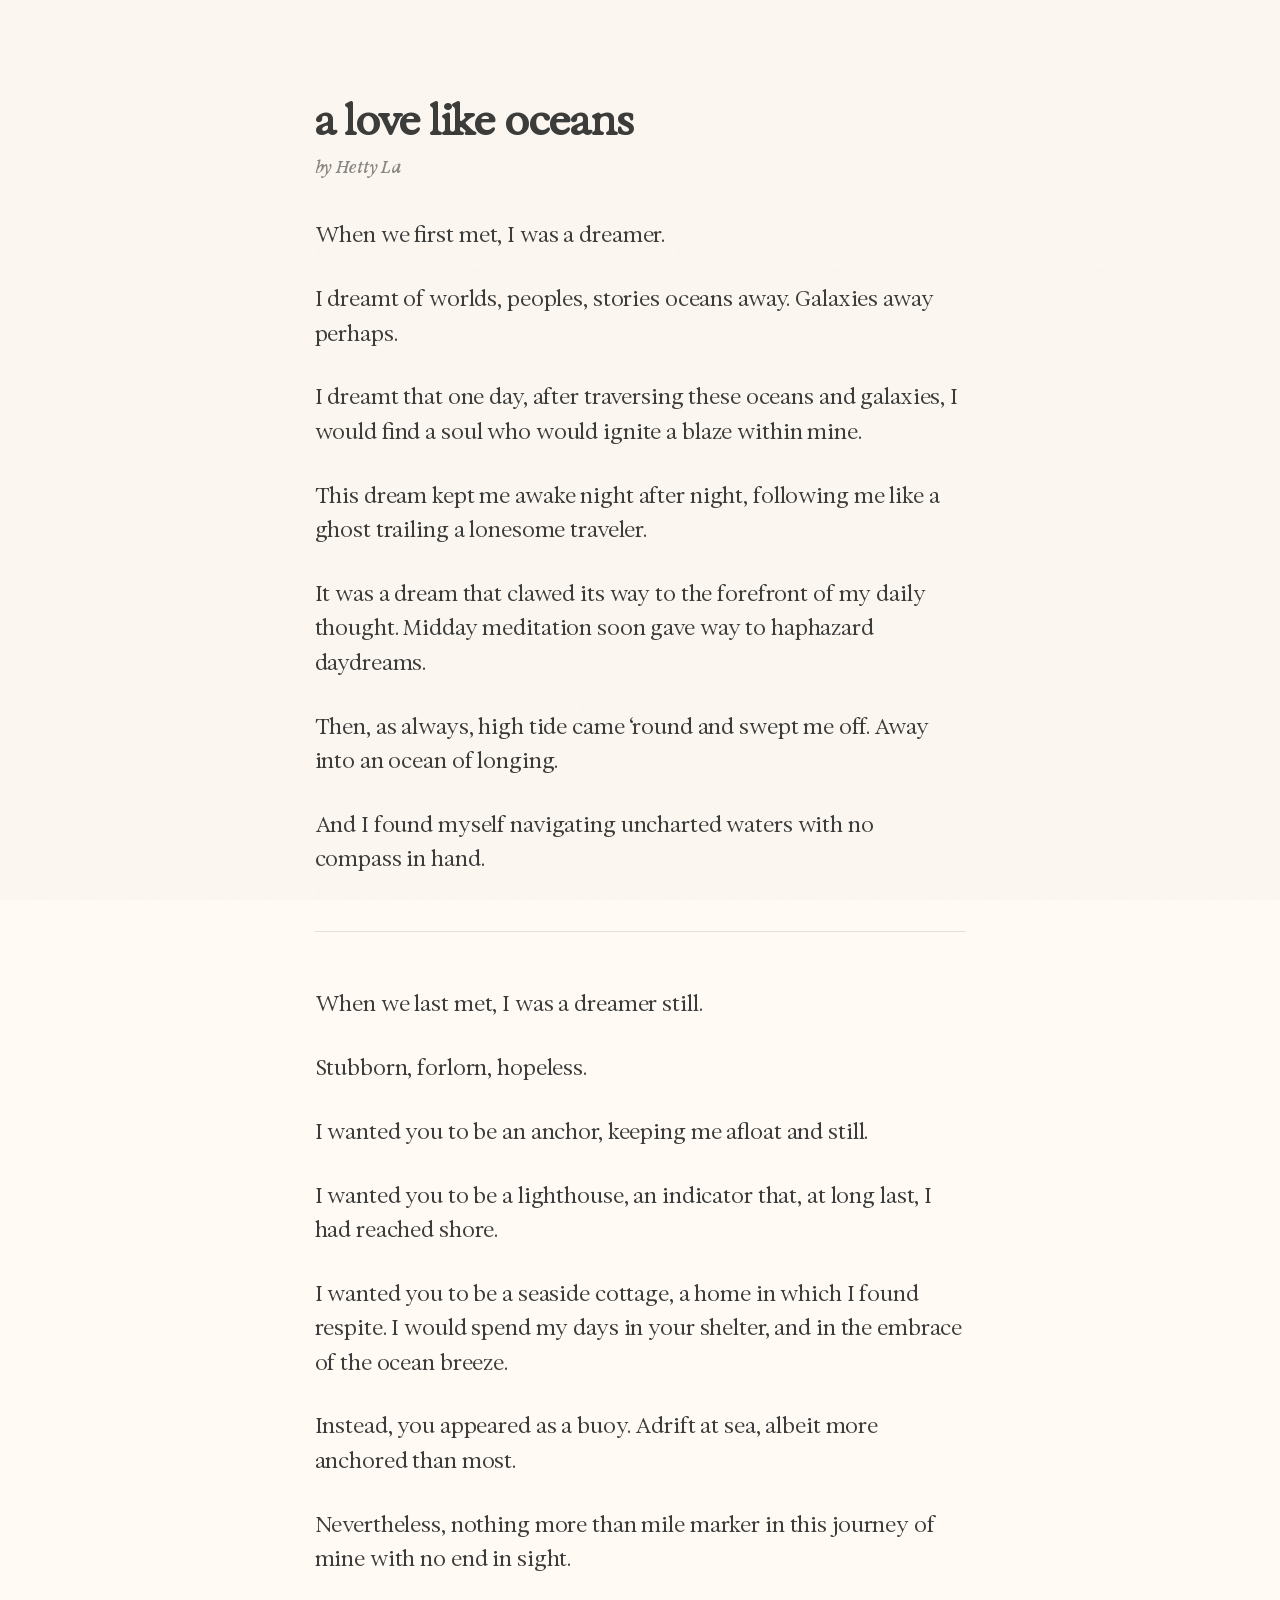
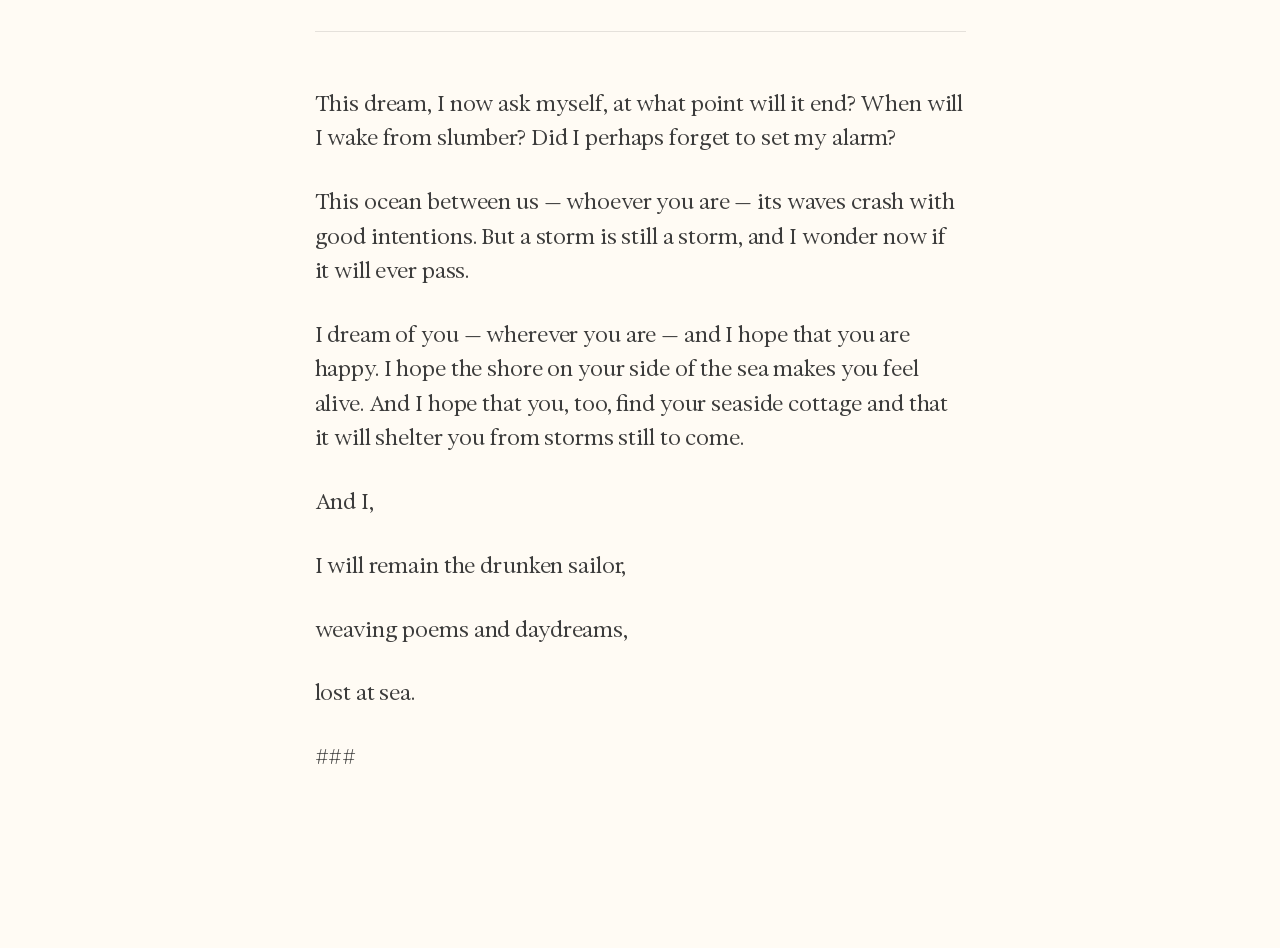
<file: a-love-like-oceans.html>
<!DOCTYPE html>
<html lang="en">
  <head>
    <meta charset="UTF-8" />
    <meta name="viewport" content="width=device-width, initial-scale=1" />
    <meta name="description" content="A poem by Hetty La — a dreamer's letter to a love still adrift at sea." />
    <title>a love like oceans</title>

    <link rel="icon" type="image/svg+xml" href="images/favicon.svg" />

    <link rel="preload" href="fonts/Exposure_VAR.woff2" as="font" type="font/woff2" crossorigin />
    <link rel="preload" href="fonts/Exposure_VAR-650.woff2" as="font" type="font/woff2" crossorigin />
    <link rel="stylesheet" href="css/site.css" />
  </head>

  <body>
    <main class="container">
      <div class="story-container">
        <h1 class="page-title">a love like oceans</h1>
        <p class="subtitle">
          <i>by Hetty La</i>
        </p>

        <p>
          When we first met, I was a dreamer.
        </p>
        <p>

          I dreamt of worlds, peoples, stories oceans away. Galaxies away perhaps.
        </p>
          <p>
            I dreamt that one day, after traversing these oceans and galaxies, I would find a soul who would ignite a blaze within mine.
          </p>

          <p>
          <p>
            This dream kept me awake night after night, following me like a ghost trailing a lonesome traveler.
          </p>
          <p>
            It was a dream that clawed its way to the forefront of my daily thought. Midday meditation soon gave way to haphazard daydreams.
          </p>
          <p>
            Then, as always, high tide came ‘round and swept me off. Away into an ocean of longing.
          </p>
          <p>
            And I found myself navigating uncharted waters with no compass in hand.
          </p>
          <hr>
          <p>
            When we last met, I was a dreamer still.
          </p>
          <p>
            Stubborn, forlorn, hopeless.
          </p>
          <p>I wanted you to be an anchor, keeping me afloat and still.</p>
          <p>I wanted you to be a lighthouse, an indicator that, at long last, I had reached shore.</p>
          <p>
            I wanted you to be a seaside cottage, a home in which I found respite. I would spend my days in your shelter, and in the embrace of the ocean breeze.
          </p>
          <p>
            Instead, you appeared as a buoy. Adrift at sea, albeit more anchored than most.
          </p>
          <p>
            Nevertheless, nothing more than mile marker in this journey of mine with no end in sight.
          </p>
          <hr>
          <p>
            This dream, I now ask myself, at what point will it end? When will I wake from slumber? Did I perhaps forget to set my alarm?
          </p>
          <p>
            This ocean between us — whoever you are — its waves crash with good intentions. But a storm is still a storm, and I wonder now if it will ever pass.
          </p>
          <p>
            I dream of you — wherever you are — and I hope that you are happy. I hope the shore on your side of the sea makes you feel alive. And I hope that you, too, find your seaside cottage and that it will shelter you from storms still to come.
          </p>
          <p>
            And I,
          </p>
          <p>
            I will remain the drunken sailor,
          </p>
          <p>
            weaving poems and daydreams,
          </p>
          <p>
            lost at sea.
          </p>
          ###
        </p>

      </div>
    </main>
    <script defer src="js/site.js"></script>
  </body>
</html>
</file>
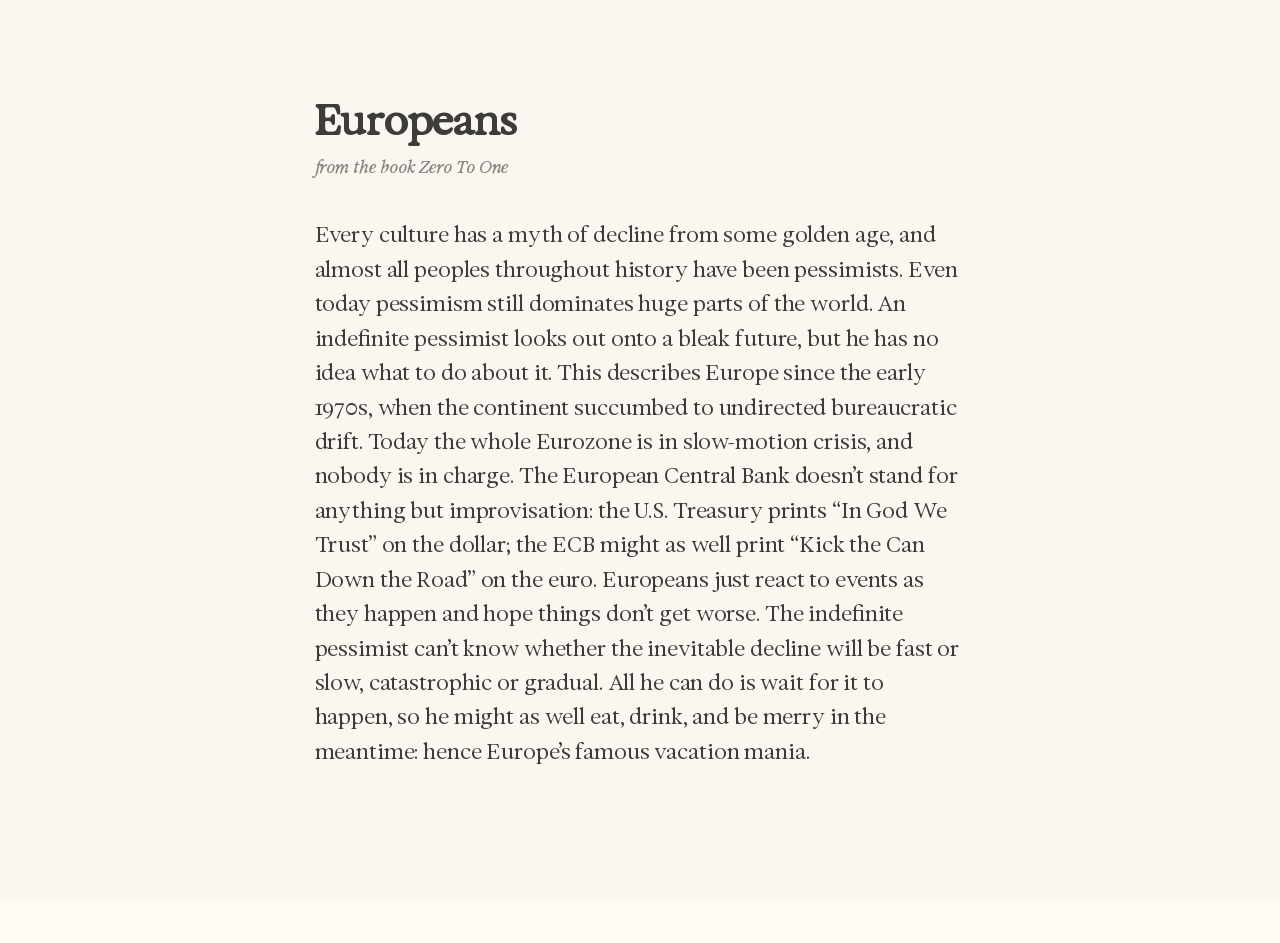
<file: europeans.html>
<!DOCTYPE html>
<html lang="en">
  <head>
    <meta charset="UTF-8" />
    <meta name="viewport" content="width=device-width, initial-scale=1" />
    <meta name="description" content="A passage from Peter Thiel's Zero To One on European indefinite pessimism." />
    <title>europeans</title>

    <link rel="icon" type="image/svg+xml" href="images/favicon.svg" />

    <link rel="preload" href="fonts/Exposure_VAR.woff2" as="font" type="font/woff2" crossorigin />
    <link rel="preload" href="fonts/Exposure_VAR-650.woff2" as="font" type="font/woff2" crossorigin />
    <link rel="stylesheet" href="css/site.css" />
  </head>

  <body>
    <main class="container">
      <div class="story-container">
        <h1 class="page-title">Europeans</h1>
        <p class="subtitle">
          <i>from the book Zero To One</i>
        </p>
        <p>
          Every culture has a myth of decline from some golden age, and almost
          all peoples throughout history have been pessimists. Even today
          pessimism still dominates huge parts of the world. An indefinite
          pessimist looks out onto a bleak future, but he has no idea what to do
          about it. This describes Europe since the early 1970s, when the
          continent succumbed to undirected bureaucratic drift. Today the whole
          Eurozone is in slow-motion crisis, and nobody is in charge. The
          European Central Bank doesn’t stand for anything but improvisation:
          the U.S. Treasury prints “In God We Trust” on the dollar; the ECB
          might as well print “Kick the Can Down the Road” on the euro.
          Europeans just react to events as they happen and hope things don’t
          get worse. The indefinite pessimist can’t know whether the inevitable
          decline will be fast or slow, catastrophic or gradual. All he can do
          is wait for it to happen, so he might as well eat, drink, and be merry
          in the meantime: hence Europe’s famous vacation mania.
        </p>
      </div>
    </main>
    <script defer src="js/site.js"></script>
  </body>
</html>
</file>
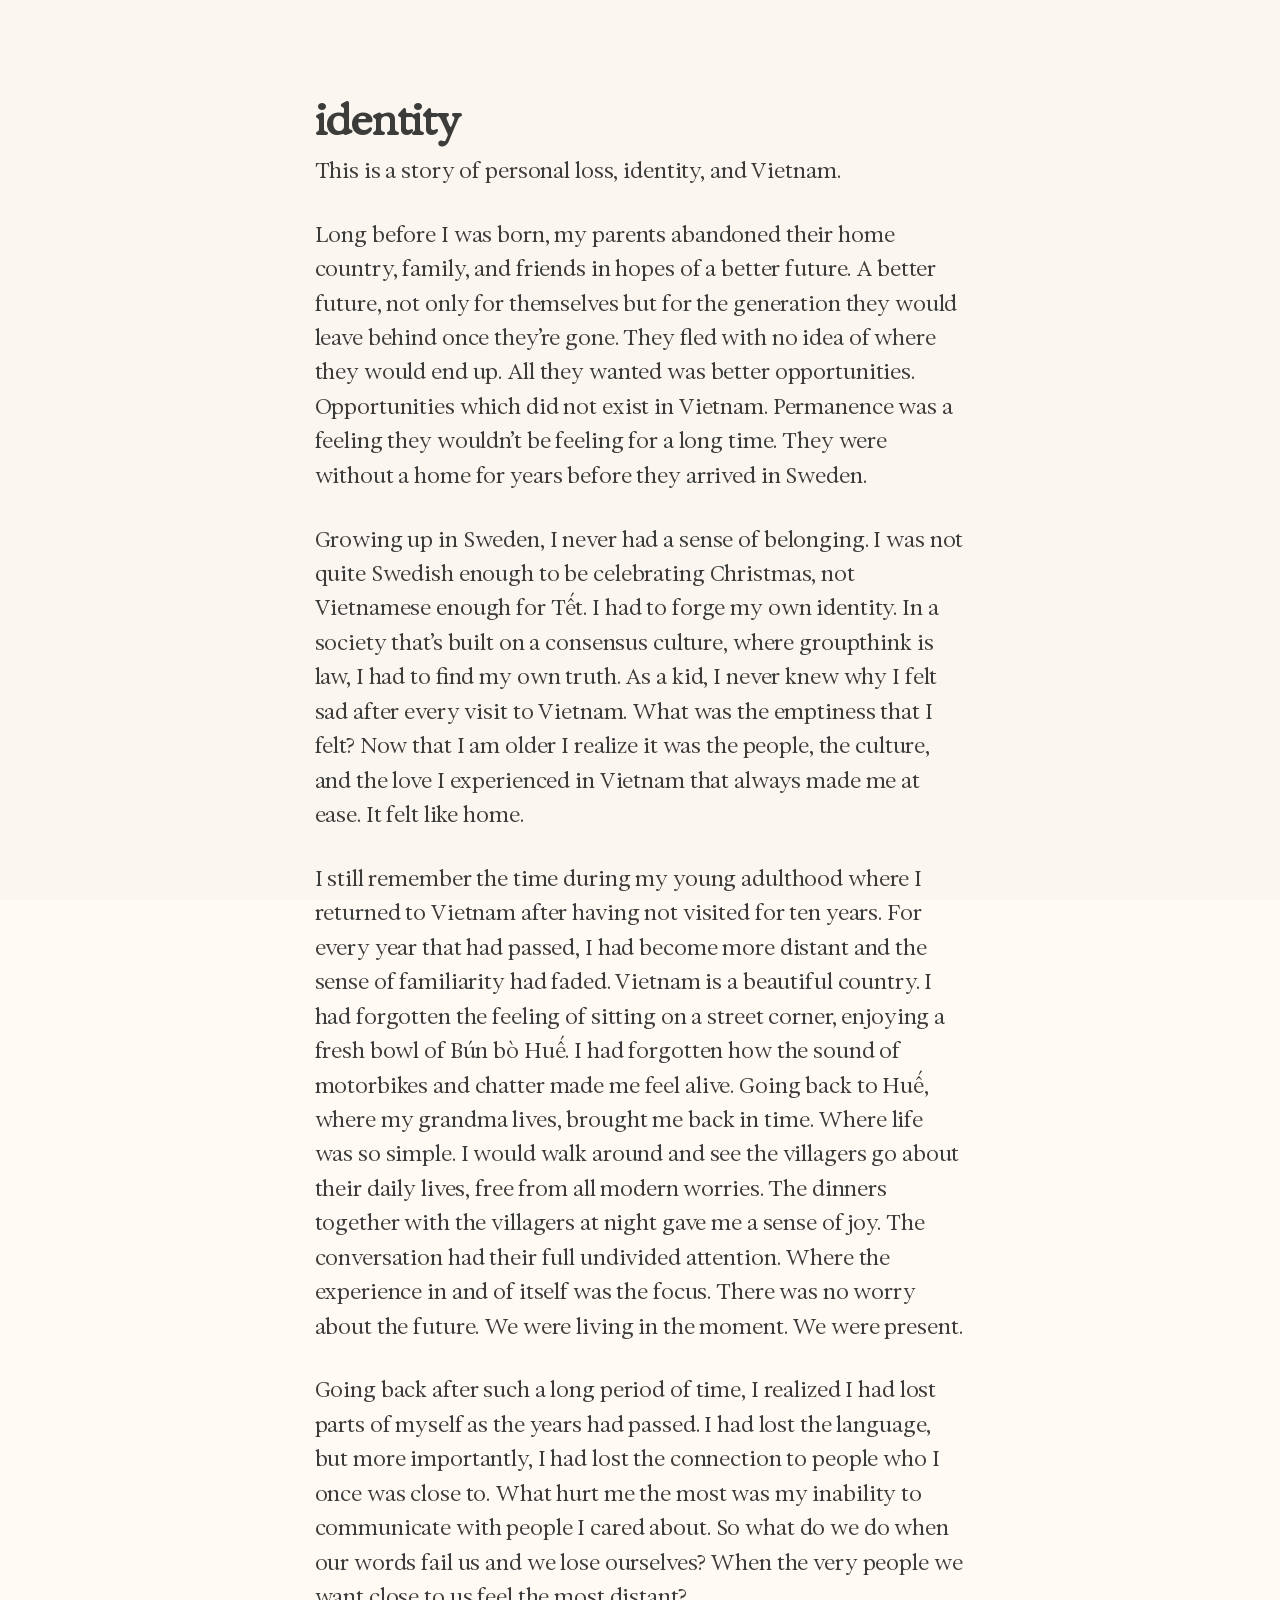
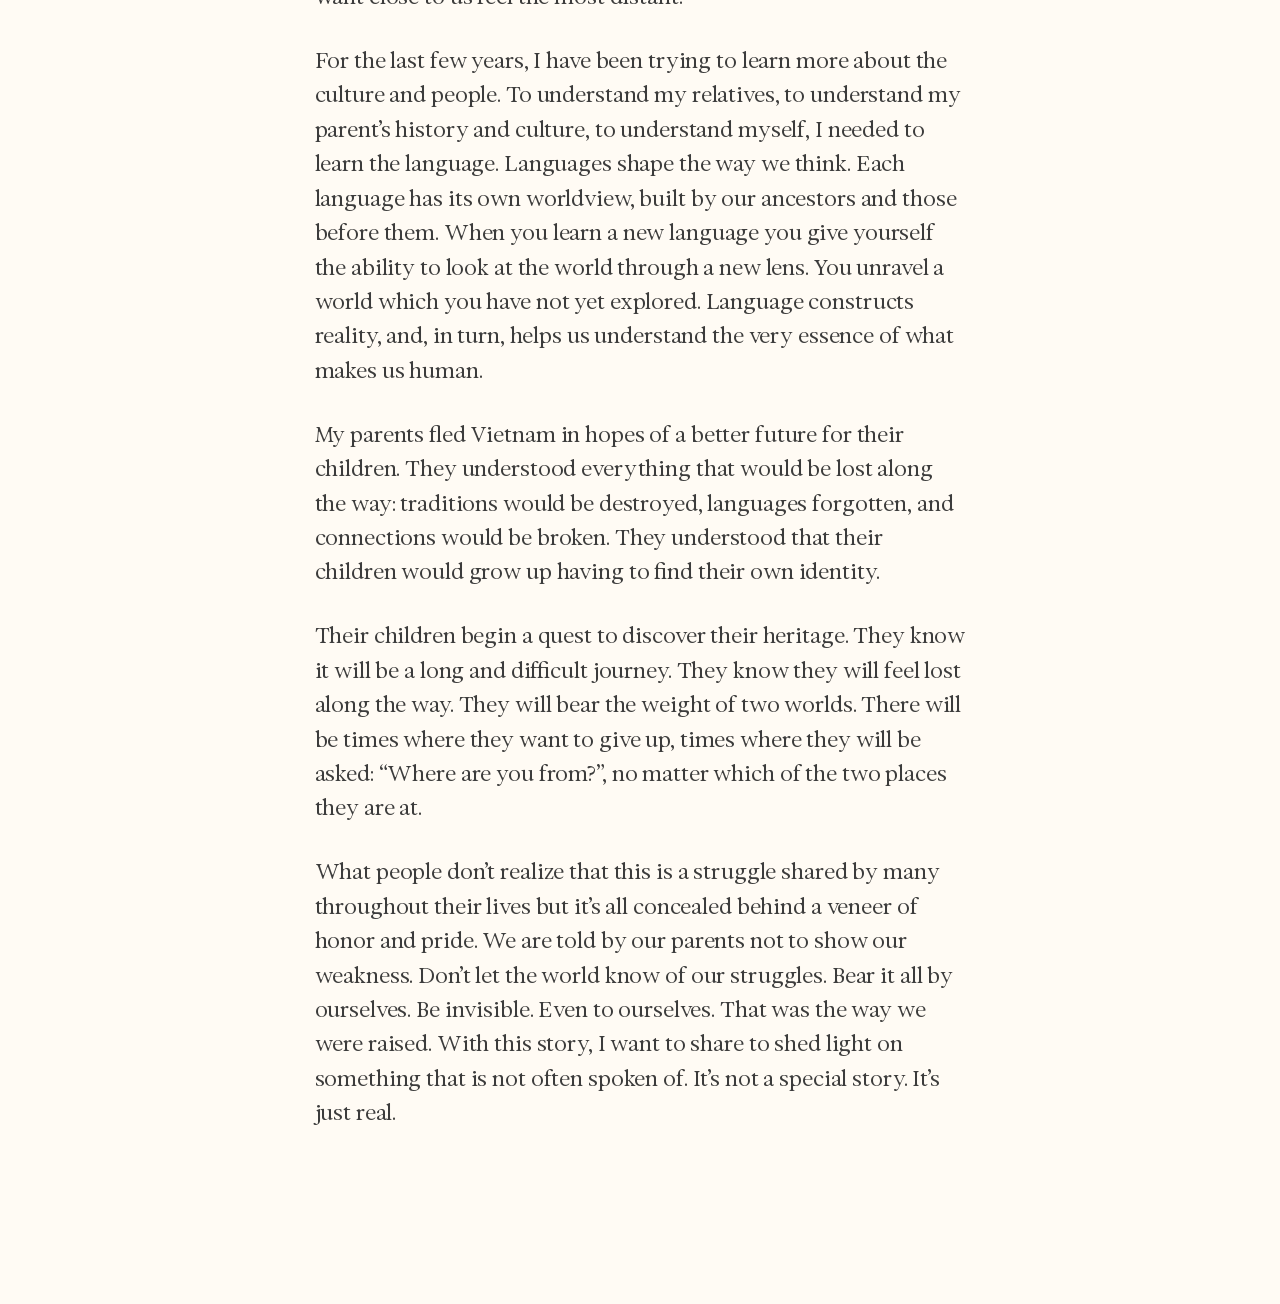
<file: identity.html>
<!DOCTYPE html>
<html lang="en">
  <head>
    <meta charset="UTF-8" />
    <meta name="viewport" content="width=device-width, initial-scale=1" />
    <meta name="description" content="A personal essay on loss, language, and finding identity between Sweden and Vietnam." />
    <title>Identity</title>

    <link rel="icon" type="image/svg+xml" href="images/favicon.svg" />

    <link rel="preload" href="fonts/Exposure_VAR.woff2" as="font" type="font/woff2" crossorigin />
    <link rel="preload" href="fonts/Exposure_VAR-650.woff2" as="font" type="font/woff2" crossorigin />
    <link rel="preload" href="fonts/eb-garamond-vietnamese.woff2" as="font" type="font/woff2" crossorigin />
    <link rel="stylesheet" href="css/site.css" />
  </head>

  <body>
    <main class="container">
      <div class="story-container">
        <h1 class="page-title">identity</h1>

        <p>
          This is a story of personal loss, identity, and Vietnam.
        </p>

        <p>
          Long before I was born, my parents abandoned their home country,
          family, and friends in hopes of a better future. A better future, not
          only for themselves but for the generation they would leave behind
          once they’re gone. They fled with no idea of where they would end up.
          All they wanted was better opportunities. Opportunities which did not
          exist in Vietnam. Permanence was a feeling they wouldn’t be feeling
          for a long time. They were without a home for years before they
          arrived in Sweden.
        </p>

        <p>
          Growing up in Sweden, I never had a sense of belonging. I was not
          quite Swedish enough to be celebrating Christmas, not Vietnamese
          enough for Tết. I had to forge my own identity. In a society that’s
          built on a consensus culture, where groupthink is law, I had to find
          my own truth. As a kid, I never knew why I felt sad after every visit
          to Vietnam. What was the emptiness that I felt? Now that I am older I
          realize it was the people, the culture, and the love I experienced in
          Vietnam that always made me at ease. It felt like home.
        </p>

        <p>
          I still remember the time during my young adulthood where I returned
          to Vietnam after having not visited for ten years. For every year that
          had passed, I had become more distant and the sense of familiarity had
          faded. Vietnam is a beautiful country. I had forgotten the feeling of
          sitting on a street corner, enjoying a fresh bowl of Bún bò Huế. I had
          forgotten how the sound of motorbikes and chatter made me feel alive.
          Going back to Huế, where my grandma lives, brought me back in time.
          Where life was so simple. I would walk around and see the villagers go
          about their daily lives, free from all modern worries. The dinners
          together with the villagers at night gave me a sense of joy. The
          conversation had their full undivided attention. Where the experience
          in and of itself was the focus. There was no worry about the future.
          We were living in the moment. We were present.
        </p>

        <p>
          Going back after such a long period of time, I realized I had lost
          parts of myself as the years had passed. I had lost the language, but
          more importantly, I had lost the connection to people who I once was
          close to. What hurt me the most was my inability to communicate with
          people I cared about. So what do we do when our words fail us and we
          lose ourselves? When the very people we want close to us feel the most
          distant?
        </p>

        <p>
          For the last few years, I have been trying to learn more about the
          culture and people. To understand my relatives, to understand my
          parent’s history and culture, to understand myself, I needed to learn
          the language. Languages shape the way we think. Each language has its
          own worldview, built by our ancestors and those before them. When you
          learn a new language you give yourself the ability to look at the
          world through a new lens. You unravel a world which you have not yet
          explored. Language constructs reality, and, in turn, helps us
          understand the very essence of what makes us human.
        </p>

        <p>
          My parents fled Vietnam in hopes of a better future for their
          children. They understood everything that would be lost along the way:
          traditions would be destroyed, languages forgotten, and connections
          would be broken. They understood that their children would grow up
          having to find their own identity.
        </p>

        <p>
          Their children begin a quest to discover their heritage. They know it
          will be a long and difficult journey. They know they will feel lost
          along the way. They will bear the weight of two worlds. There will be
          times where they want to give up, times where they will be asked:
          “Where are you from?”, no matter which of the two places they are at.
        </p>

        <p>
          What people don’t realize that this is a struggle shared by many
          throughout their lives but it’s all concealed behind a veneer of honor
          and pride. We are told by our parents not to show our weakness. Don’t
          let the world know of our struggles. Bear it all by ourselves. Be
          invisible. Even to ourselves. That was the way we were raised. With
          this story, I want to share to shed light on something that is not
          often spoken of. It’s not a special story. It’s just real.
        </p>
      </div>
    </main>
    <script defer src="js/site.js"></script>
  </body>
</html>
</file>
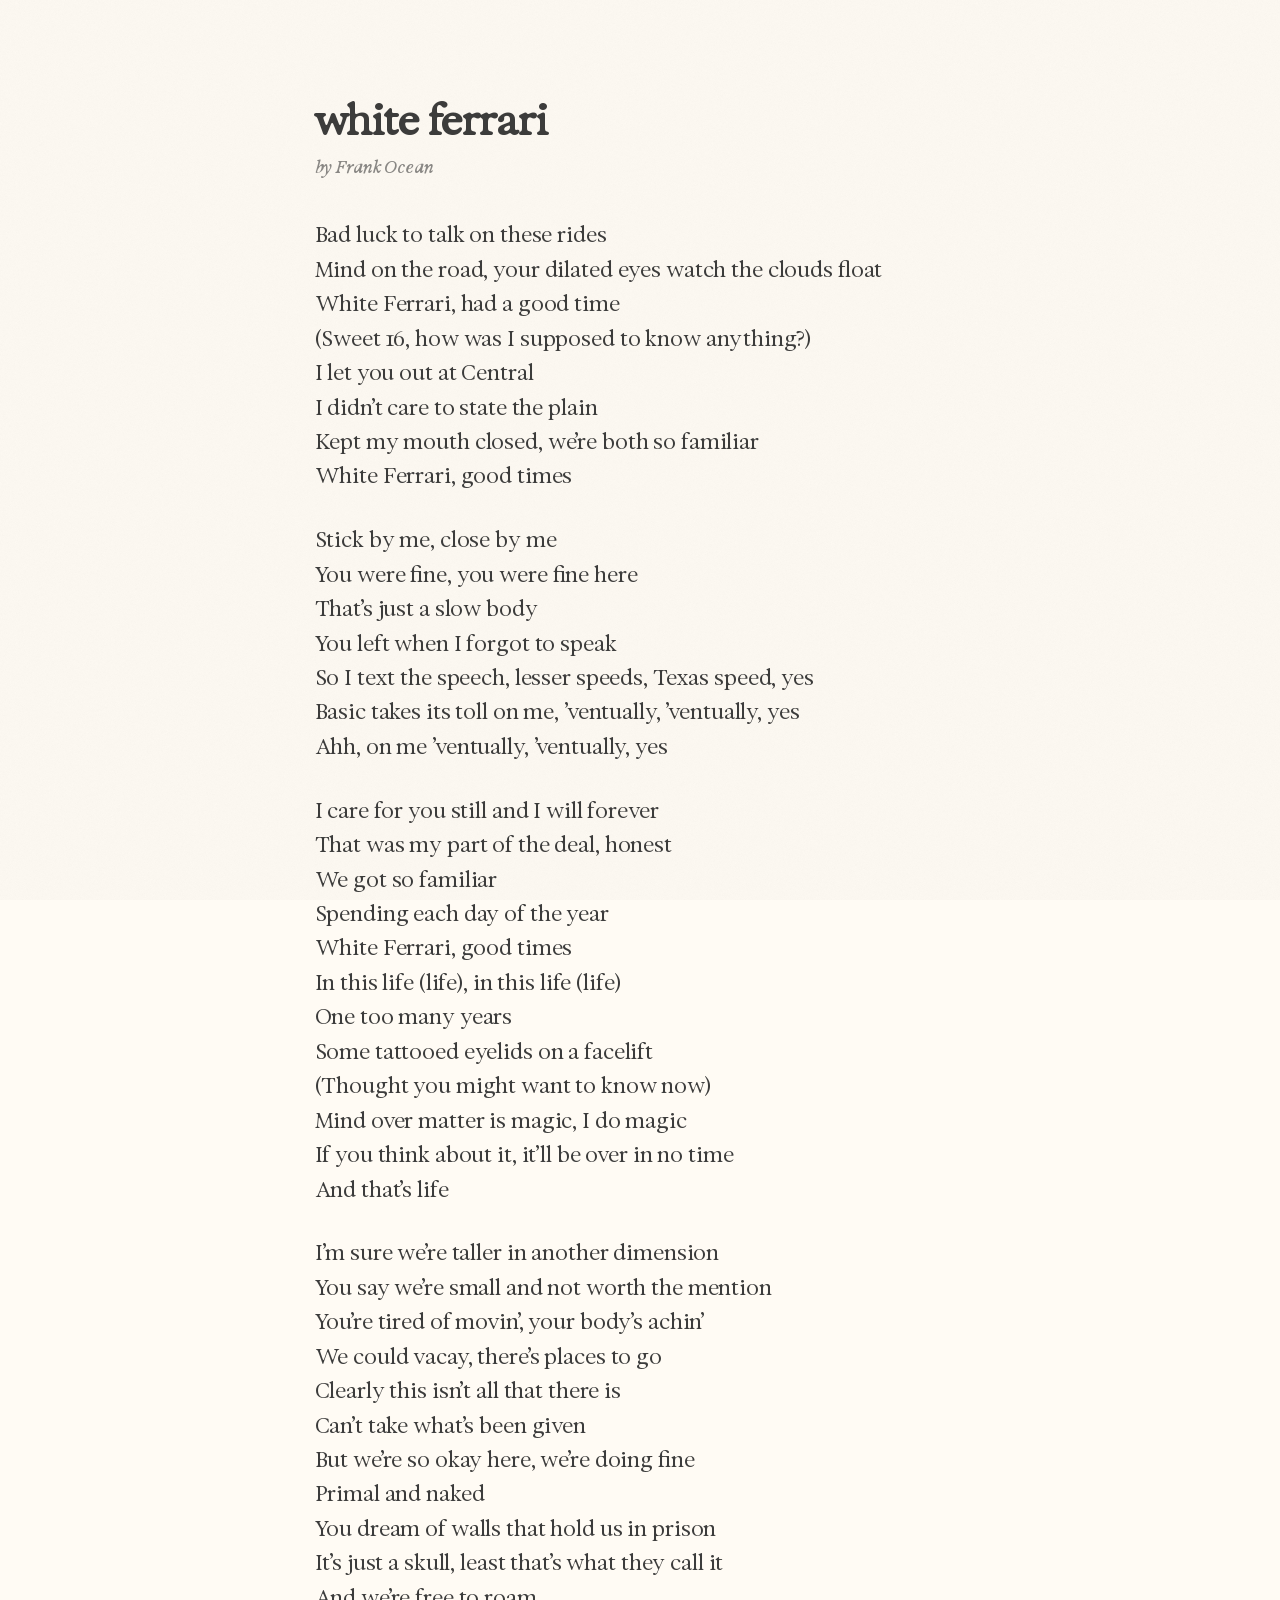
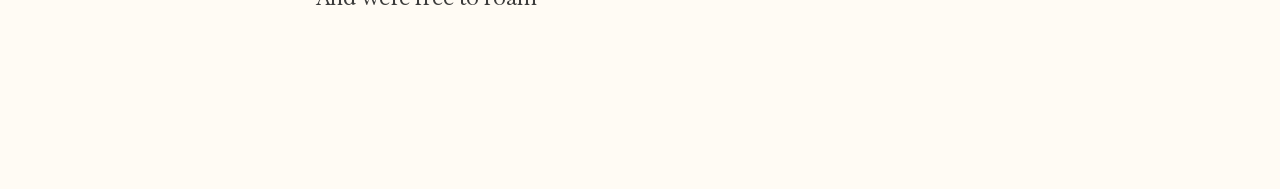
<file: white-ferrari.html>
<!DOCTYPE html>
<html lang="en">
  <head>
    <meta charset="UTF-8" />
    <meta name="viewport" content="width=device-width, initial-scale=1" />
    <meta name="description" content="Lyrics to Frank Ocean's White Ferrari." />
    <title>white ferrari</title>

    <link rel="icon" type="image/svg+xml" href="images/favicon.svg" />

    <link rel="preload" href="fonts/Exposure_VAR.woff2" as="font" type="font/woff2" crossorigin />
    <link rel="preload" href="fonts/Exposure_VAR-650.woff2" as="font" type="font/woff2" crossorigin />
    <link rel="stylesheet" href="css/site.css" />
  </head>

  <body>
    <main class="container">
      <div class="story-container">
        <h1 class="page-title">white ferrari</h1>
        <p class="subtitle"><i>by Frank Ocean</i></p>
        <p>
          Bad luck to talk on these rides <br />
          Mind on the road, your dilated eyes watch the clouds float <br />
          White Ferrari, had a good time <br />
          (Sweet 16, how was I supposed to know anything?) <br />
          I let you out at Central <br />
          I didn’t care to state the plain <br />
          Kept my mouth closed, we’re both so familiar <br />
          White Ferrari, good times <br />
        </p>
        <p>
          Stick by me, close by me <br />
          You were fine, you were fine here <br />
          That’s just a slow body <br />
          You left when I forgot to speak <br />
          So I text the speech, lesser speeds, Texas speed, yes <br />
          Basic takes its toll on me, ’ventually, ’ventually, yes <br />
          Ahh, on me ’ventually, ’ventually, yes <br />
        </p>

        <p>
          I care for you still and I will forever <br />
          That was my part of the deal, honest <br />
          We got so familiar <br />
          Spending each day of the year <br />
          White Ferrari, good times <br />
          In this life (life), in this life (life) <br />
          One too many years <br />
          Some tattooed eyelids on a facelift <br />
          (Thought you might want to know now) <br />
          Mind over matter is magic, I do magic <br />
          If you think about it, it’ll be over in no time <br />
          And that’s life
        </p>

        <p>
          I’m sure we’re taller in another dimension <br />
          You say we’re small and not worth the mention <br />
          You’re tired of movin’, your body’s achin’ <br />
          We could vacay, there’s places to go <br />
          Clearly this isn’t all that there is <br />
          Can’t take what’s been given <br />
          But we’re so okay here, we’re doing fine <br />
          Primal and naked <br />
          You dream of walls that hold us in prison <br />
          It’s just a skull, least that’s what they call it <br />
          And we’re free to roam
        </p>
      </div>
    </main>
    <script defer src="js/site.js"></script>
  </body>
</html>
</file>
<file: css/site.css>
/* ============================================================
   ramblings & musings — shared paper stylesheet
   Type: Exposure (variable serif) + Departure Mono, on cream.
   EB Garamond is kept only as a per-glyph fallback so Vietnamese
   (e.g. identity.html) still renders where Exposure lacks glyphs.
   ============================================================ */

/* --- Exposure: body serif (variable weight) --- */
@font-face{
  font-family:'Exposure';
  src:url(../fonts/Exposure_VAR.woff2) format('woff2-variations'),
      url(../fonts/Exposure_VAR.woff2) format('woff2');
  font-weight:100 900;font-style:normal;font-display:swap;
}
@font-face{
  font-family:'Exposure';
  src:url(../fonts/Exposure_VAR-550-Italic.woff2) format('woff2');
  font-weight:400 600;font-style:italic;font-display:swap;
}
/* Exposure 650: a crisp static instance for titles & emphasis */
@font-face{
  font-family:'Exposure 650';
  src:url(../fonts/Exposure_VAR-650.woff2) format('woff2');
  font-weight:650;font-style:normal;font-display:swap;
}
/* Departure Mono: tracked-caps labels & footer */
@font-face{
  font-family:'Departure Mono';
  src:url(../fonts/DepartureMono-Regular.woff2) format('woff2');
  font-weight:400;font-style:normal;font-display:swap;
}

/* --- EB Garamond: fallback only (Vietnamese diacritics, etc.) --- */
@font-face{font-family:'EB Garamond';font-style:normal;font-weight:400 600;font-display:swap;src:url(../fonts/eb-garamond-latin.woff2) format('woff2');unicode-range:U+0000-00FF,U+0131,U+0152-0153,U+02BB-02BC,U+02C6,U+02DA,U+02DC,U+0304,U+0308,U+0329,U+2000-206F,U+20AC,U+2122,U+2191,U+2193,U+2212,U+2215,U+FEFF,U+FFFD}
@font-face{font-family:'EB Garamond';font-style:normal;font-weight:400 600;font-display:swap;src:url(../fonts/eb-garamond-latin-ext.woff2) format('woff2');unicode-range:U+0100-02BA,U+02BD-02C5,U+02C7-02CC,U+02CE-02D7,U+02DD-02FF,U+0304,U+0308,U+0329,U+1D00-1DBF,U+1E00-1E9F,U+1EF2-1EFF,U+2020,U+20A0-20AB,U+20AD-20C0,U+2113,U+2C60-2C7F,U+A720-A7FF}
@font-face{font-family:'EB Garamond';font-style:normal;font-weight:400 600;font-display:swap;src:url(../fonts/eb-garamond-vietnamese.woff2) format('woff2');unicode-range:U+0102-0103,U+0110-0111,U+0128-0129,U+0168-0169,U+01A0-01A1,U+01AF-01B0,U+0300-0301,U+0303-0304,U+0308-0309,U+0323,U+0329,U+1EA0-1EF9,U+20AB}
@font-face{font-family:'EB Garamond';font-style:italic;font-weight:400 600;font-display:swap;src:url(../fonts/eb-garamond-latin-italic.woff2) format('woff2');unicode-range:U+0000-00FF,U+0131,U+0152-0153,U+02BB-02BC,U+02C6,U+02DA,U+02DC,U+0304,U+0308,U+0329,U+2000-206F,U+20AC,U+2122,U+2191,U+2193,U+2212,U+2215,U+FEFF,U+FFFD}
@font-face{font-family:'EB Garamond';font-style:italic;font-weight:400 600;font-display:swap;src:url(../fonts/eb-garamond-latin-ext-italic.woff2) format('woff2');unicode-range:U+0100-02BA,U+02BD-02C5,U+02C7-02CC,U+02CE-02D7,U+02DD-02FF,U+0304,U+0308,U+0329,U+1D00-1DBF,U+1E00-1E9F,U+1EF2-1EFF,U+2020,U+20A0-20AB,U+20AD-20C0,U+2113,U+2C60-2C7F,U+A720-A7FF}
@font-face{font-family:'EB Garamond';font-style:italic;font-weight:400 600;font-display:swap;src:url(../fonts/eb-garamond-vietnamese-italic.woff2) format('woff2');unicode-range:U+0102-0103,U+0110-0111,U+0128-0129,U+0168-0169,U+01A0-01A1,U+01AF-01B0,U+0300-0301,U+0303-0304,U+0308-0309,U+0323,U+0329,U+1EA0-1EF9,U+20AB}

/* --- tokens --- */
:root{
  --cream:#fffbf4;
  --ink:rgba(43,43,43,.92);
  --ink-soft:rgba(43,43,43,.55);
  --ink-faint:rgba(43,43,43,.28);
  --rule:rgba(43,43,43,.12);
  --serif:"Exposure","EB Garamond","Iowan Old Style","Palatino Linotype",Palatino,"Book Antiqua",Georgia,serif;
  --serif-bold:"Exposure 650","Exposure","EB Garamond",Georgia,serif;
  --mono:"Departure Mono",ui-monospace,SFMono-Regular,Menlo,Monaco,monospace;
}

/* --- base --- */
*,*::before,*::after{box-sizing:border-box;margin:0;padding:0}
html{font-size:62.5%}
body{
  min-height:100vh;
  background:var(--cream);
  color:var(--ink);
  font-family:var(--serif);
  font-size:1.9rem;
  line-height:1.62;
  letter-spacing:-.006em;
  font-feature-settings:"kern","liga","onum";
  -webkit-font-smoothing:antialiased;
  -moz-osx-font-smoothing:grayscale;
  text-rendering:optimizeLegibility;
}
@media(min-width:768px){body{font-size:2.1rem;line-height:1.64}}

/* --- paper texture: a vellum wash + a fine, slowly drifting grain,
       both self-contained SVG noise blended into the cream --- */
body::before,body::after{content:"";position:fixed;inset:0;pointer-events:none;z-index:-1}
body::before{
  background-image:url("data:image/svg+xml;utf8,<svg xmlns='http://www.w3.org/2000/svg' viewBox='0 0 800 800'><filter id='n'><feTurbulence type='fractalNoise' baseFrequency='0.85' numOctaves='2' stitchTiles='stitch'/><feColorMatrix values='0 0 0 0 0.17 0 0 0 0 0.17 0 0 0 0 0.17 0 0 0 0.18 0'/></filter><rect width='100%' height='100%' filter='url(%23n)'/></svg>");
  background-size:320px 320px;mix-blend-mode:multiply;opacity:.08;
}
body::after{
  background-image:url("data:image/svg+xml;utf8,<svg xmlns='http://www.w3.org/2000/svg' viewBox='0 0 200 200'><filter id='g'><feTurbulence type='fractalNoise' baseFrequency='2.4' numOctaves='1' stitchTiles='stitch'/><feColorMatrix values='0 0 0 0 0 0 0 0 0 0 0 0 0 0 0 0 0 0 0.45 0'/></filter><rect width='100%' height='100%' filter='url(%23g)'/></svg>");
  background-size:180px 180px;mix-blend-mode:multiply;opacity:.045;
  animation:grain-drift 14s steps(8) infinite;
}
@keyframes grain-drift{
  0%{transform:translate(0,0)}
  20%{transform:translate(-3%,2%)}
  40%{transform:translate(2%,-1%)}
  60%{transform:translate(-1%,3%)}
  80%{transform:translate(3%,1%)}
  100%{transform:translate(0,0)}
}

/* --- typography --- */
h1,h2,h3,h4,h5,h6{
  font-family:var(--serif-bold);font-weight:650;
  line-height:1.15;letter-spacing:-.02em;margin:0 0 1rem;
}
p{margin:0 0 1.4em}
strong,b{font-family:var(--serif-bold);font-weight:650}
em,i{font-style:italic}
a{color:var(--ink);text-decoration:none}
hr{margin:2.6em 0;border:0;border-top:1px solid var(--rule)}
::selection{background:rgba(43,43,43,.12)}

/* --- layout --- */
.container{
  position:relative;z-index:0;
  width:88%;max-width:34em;margin:0 auto;
  padding:11vh 22px 16vh;
}
@media(max-width:599px){.container{padding:5.5rem 20px 7rem}}

/* index: the menu block is vertically centred (sitting a touch below
   middle) inside an 800px column, left-aligned — exactly as before */
.index-page{display:flex;flex-direction:column;align-items:center;justify-content:center}
.index-main{width:85%;max-width:800px;padding:0 20px}
.index-main .menu-container{padding-top:20vh;font-size:1.6rem;line-height:1.28}
@media(min-width:768px){.index-main .menu-container{font-size:1.7rem}}
@media(max-height:700px){.index-main .menu-container{padding-top:0}}
/* mobile: keep the block centred, then nudge it a little below centre —
   a transform can't jam it to the top or overflow the way vh padding did */
@media(max-width:599px){
  .index-main .menu-container{padding-top:0}
  .index-main{transform:translateY(9vh)}
}

.story-container{max-width:31em;margin:0 auto}

/* --- shared pieces --- */
.eyebrow{
  font-family:var(--mono);font-size:1.15rem;line-height:1.4;
  letter-spacing:.22em;text-transform:uppercase;
  color:var(--ink-faint);margin:0 0 1.4em;
}
.masthead{margin-bottom:3.4em}

.page-title{
  font-family:var(--serif-bold);font-weight:650;
  font-size:1.7em;line-height:1.04;letter-spacing:-.03em;
  margin:0 0 .3em;
}
@media(min-width:768px){.page-title{font-size:1.95em}}

.subtitle{font-size:.8em;font-style:italic;color:var(--ink-soft);margin:0 0 2.2em}
.by{color:var(--ink-soft)}

/* --- index menu --- */
.menu-container{max-width:30em}
.menu-link{
  position:relative;display:inline-block;color:var(--ink);text-decoration:none;
  line-height:1.3;
  /* release snaps; press can feel slightly more deliberate via :active */
  transition:transform .12s cubic-bezier(.23,1,.32,1),color .16s ease;
}
/* hairline underline that draws in from the left */
.menu-link::before{
  content:"";position:absolute;left:0;right:0;bottom:-.06em;height:1px;
  background:currentColor;opacity:.4;
  transform:scaleX(0);transform-origin:left;
  transition:transform .2s cubic-bezier(.16,1,.3,1);
}
/* color + underline for all pointers; movement only on fine hover (no sticky touch) */
.menu-link:hover,.menu-link:focus-visible{color:#000}
.menu-link:hover::before,.menu-link:focus-visible::before{transform:scaleX(1)}
.menu-link:focus-visible{transform:translateX(.3em)}
.menu-link:active{
  transition-duration:.16s,.16s;
  transform:translateX(.3em) translateY(1px);
}
@media(hover:hover) and (pointer:fine){
  .menu-link:hover{transform:translateX(.3em)}
}

/* external links leave the site — a slim arrow glides out on hover */
.menu-link[href^="http"]::after{
  content:"\2192";display:inline-block;margin-left:.4em;
  font-size:.82em;color:var(--ink-faint);
  opacity:0;transform:translateX(-.35em);
  transition:opacity .16s ease,transform .2s cubic-bezier(.16,1,.3,1);
}
.menu-link[href^="http"]:focus-visible::after{opacity:1;transform:translateX(0)}
@media(hover:hover) and (pointer:fine){
  .menu-link[href^="http"]:hover::after{opacity:1;transform:translateX(0)}
}

/* first paint: everything fades in softly together */
.index-main *{animation:fade-in 1.4s cubic-bezier(.2,.6,.2,1) backwards}
@keyframes fade-in{from{opacity:0;filter:blur(4px);transform:translateY(6px)}}

/* departure: the page dissolves — blur, fade, gentle upward drift */
.index-main,.site-footer{transition:opacity 8s cubic-bezier(.23,1,.32,1),filter 8s cubic-bezier(.23,1,.32,1),transform 8s cubic-bezier(.23,1,.32,1)}
body.is-leaving .index-main,body.is-leaving .site-footer{opacity:0;filter:blur(4px);transform:translateY(-4px)}

/* navigating: dim siblings quickly; chosen link holds static deepened state */
body.is-navigating .menu-link:not(.is-loading){opacity:.3;transition:opacity .15s cubic-bezier(.23,1,.32,1)}
.menu-link.is-loading{color:#000;transform:translateX(.3em)}
.menu-link.is-loading::before{transform:scaleX(1)}
.menu-link.is-loading[href^="http"]::after{opacity:1;transform:translateX(0)}

/* top progress bar shown while an external page loads */
.page-progress{
  position:fixed;top:0;left:0;height:2px;width:100%;
  background:var(--ink);transform:scaleX(0);transform-origin:left;
  opacity:0;z-index:100;pointer-events:none;
}
.page-progress.is-active{
  opacity:1;transform:scaleX(.92);
  transition:transform 5.5s linear,opacity .2s ease;
}

.site-footer{
  position:fixed;bottom:2.4rem;left:50%;transform:translateX(-50%);
  width:85%;max-width:800px;padding:0 20px;pointer-events:none;
  font-family:var(--mono);font-size:1.1rem;
  letter-spacing:.24em;text-transform:uppercase;color:var(--ink-faint);
}

/* --- recipe (coffee.html) --- */
.recipe{margin:0}
.recipe-header{
  display:flex;align-items:baseline;justify-content:space-between;
  gap:1.5em;margin-bottom:1.6em;padding-bottom:.9em;
  border-bottom:1px solid var(--rule);
}
@media(max-width:480px){.recipe-header{flex-direction:column;align-items:flex-start;gap:.1em}}
.recipe-title{font-family:var(--serif-bold);font-weight:650;font-size:1em;line-height:1.25;margin:0}
.recipe-num{font-family:var(--serif);font-style:italic;font-weight:400;color:var(--ink-faint);margin-right:.5em}
.recipe-ratio{font-style:italic;color:var(--ink-soft);font-size:.85em;white-space:nowrap;margin:0}

.timeline{display:grid;grid-template-columns:5.4em 1fr;column-gap:1.6em;row-gap:.32em;margin:0 0 2em;font-size:.9em}
.timeline dt{color:var(--ink-faint);font-style:italic;text-align:right;font-feature-settings:"lnum","tnum";white-space:nowrap}
.timeline dd{margin:0;color:var(--ink)}
.timeline dd.pause{color:var(--ink-faint);font-style:italic}
.timeline .pct{color:var(--ink-faint);font-style:italic;font-size:.94em;margin-left:.15em}

.notes{list-style:none;margin:0;padding:0;font-size:.9em;color:var(--ink-soft)}
.notes li{padding-left:1.2em;text-indent:-1.2em;margin-bottom:.12em}
.notes li::before{content:"\2014\2009";color:var(--ink-faint)}

.divider{text-align:center;color:var(--ink-faint);letter-spacing:1.2em;margin:3.5em 0 3.5em 1.2em;font-size:.85em}

/* --- footer / back link --- */
.page-footer{margin-top:4.5em;padding-top:1.8em;border-top:1px solid var(--rule)}
.back-link{
  position:relative;display:inline-block;
  font-family:var(--mono);color:var(--ink-faint);text-decoration:none;
  font-size:1.15rem;letter-spacing:.22em;text-transform:uppercase;
  transition:color .16s ease,transform .12s cubic-bezier(.23,1,.32,1);
}
.back-link::before{
  content:"\2190";position:absolute;right:100%;margin-right:.5em;
  opacity:0;transform:translateX(.3em);
  transition:opacity .16s ease,transform .2s cubic-bezier(.16,1,.3,1);
}
.back-link:hover,.back-link:focus-visible{color:var(--ink)}
.back-link:focus-visible{transform:translateX(.4em)}
.back-link:focus-visible::before{opacity:1;transform:translateX(0)}
.back-link:active{transition-duration:.16s,.16s;transform:translateX(.4em) translateY(1px)}
@media(hover:hover) and (pointer:fine){
  .back-link:hover{transform:translateX(.4em)}
  .back-link:hover::before{opacity:1;transform:translateX(0)}
}

/* --- reduced motion: keep opacity/color, drop movement --- */
@media(prefers-reduced-motion:reduce){
  body::after{animation:none}
  .index-main *{animation:none}
  .menu-link,.back-link{transition:color .16s ease}
  .menu-link:hover,.menu-link:focus-visible,
  .back-link:hover,.back-link:focus-visible,
  .menu-link:active,.back-link:active,
  .menu-link.is-loading{transform:none}
  /* underline: opacity fade instead of scale draw */
  .menu-link::before{transition:opacity .16s ease;transform:none;opacity:0}
  .menu-link:hover::before,.menu-link:focus-visible::before,
  .menu-link.is-loading::before{opacity:.4;transform:none}
  .back-link::before,.menu-link[href^="http"]::after{
    transition:opacity .16s ease;transform:none;
  }
  .menu-link[href^="http"]:hover::after,
  .menu-link[href^="http"]:focus-visible::after,
  .menu-link.is-loading[href^="http"]::after,
  .back-link:hover::before,.back-link:focus-visible::before{transform:none}
  body.is-navigating .menu-link:not(.is-loading){transition:opacity .15s ease}
  /* departure: opacity only — no blur, no drift */
  .index-main,.site-footer{transition:opacity .2s ease;filter:none}
  body.is-leaving .index-main,body.is-leaving .site-footer{filter:none;transform:none}
  /* progress: opacity only — bar appears fully, no sweep */
  .page-progress.is-active{transition:opacity .2s ease;transform:scaleX(.92)}
}
</file>
